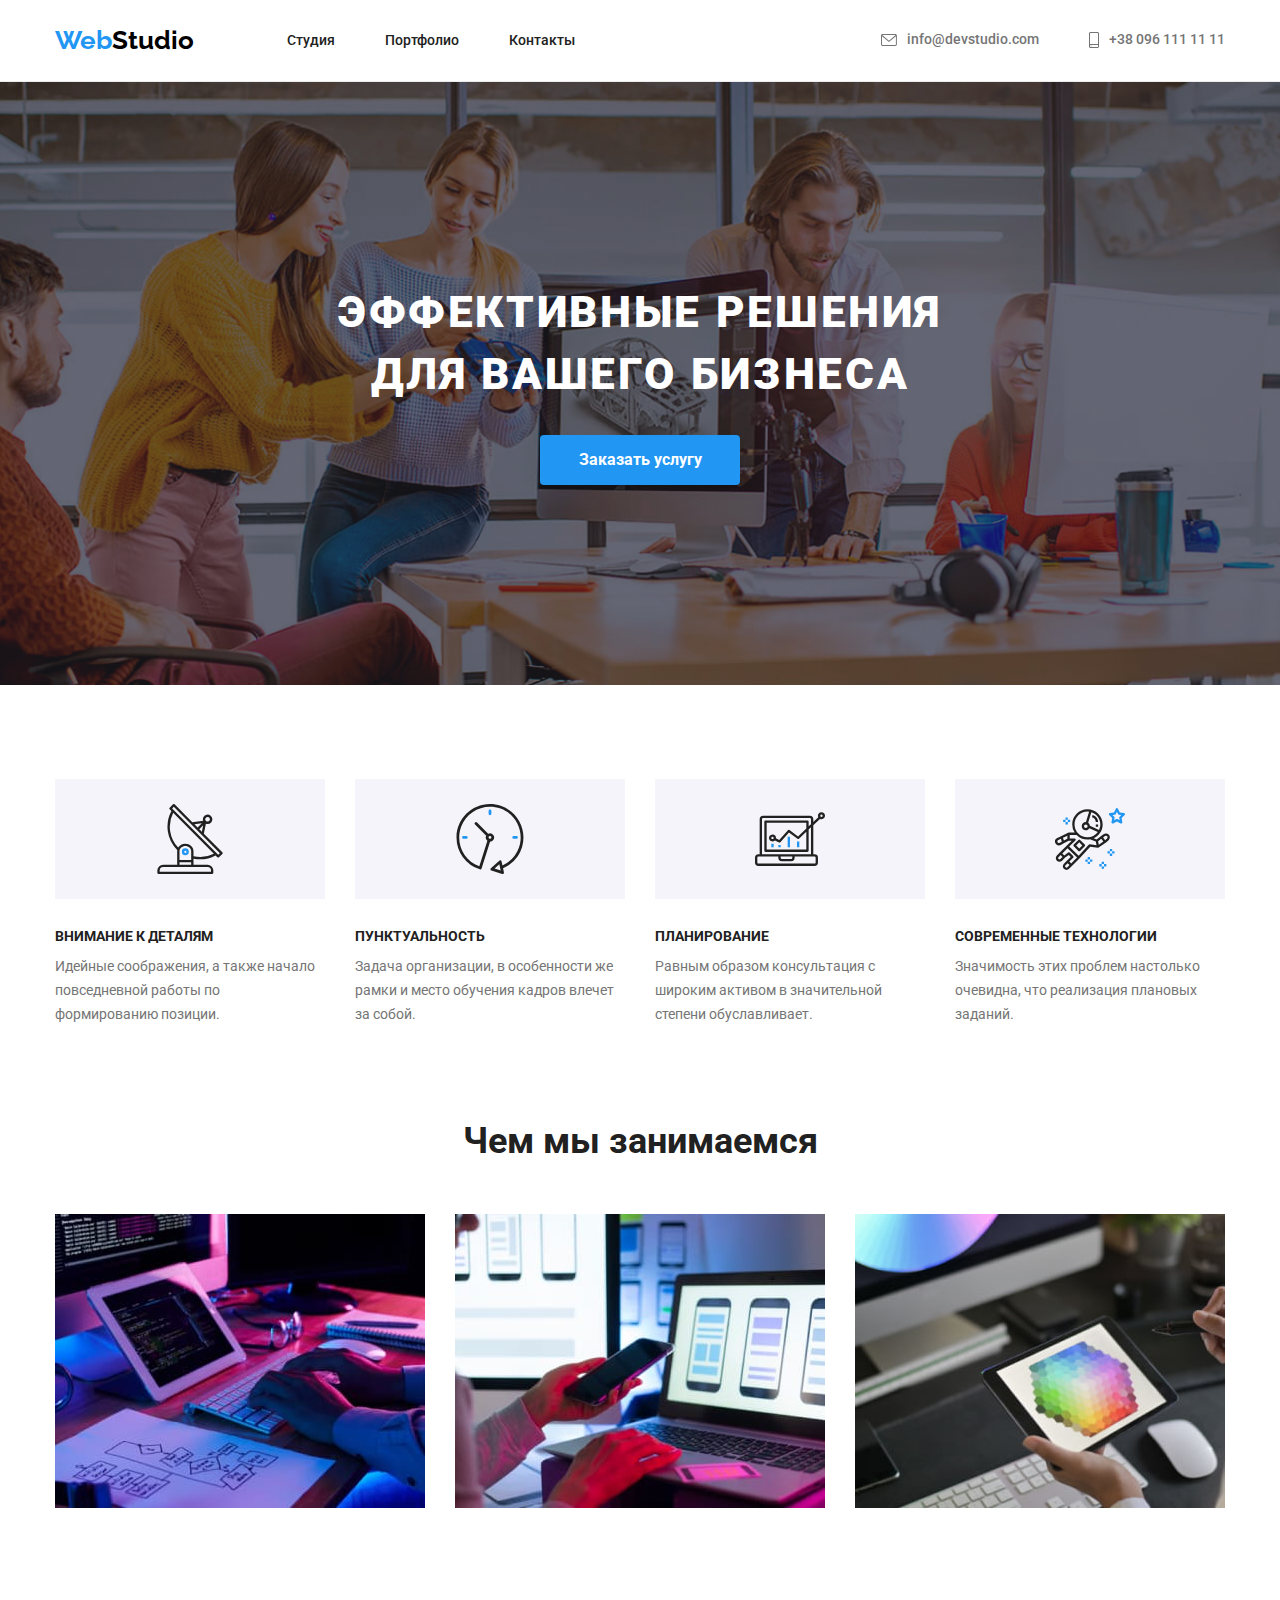
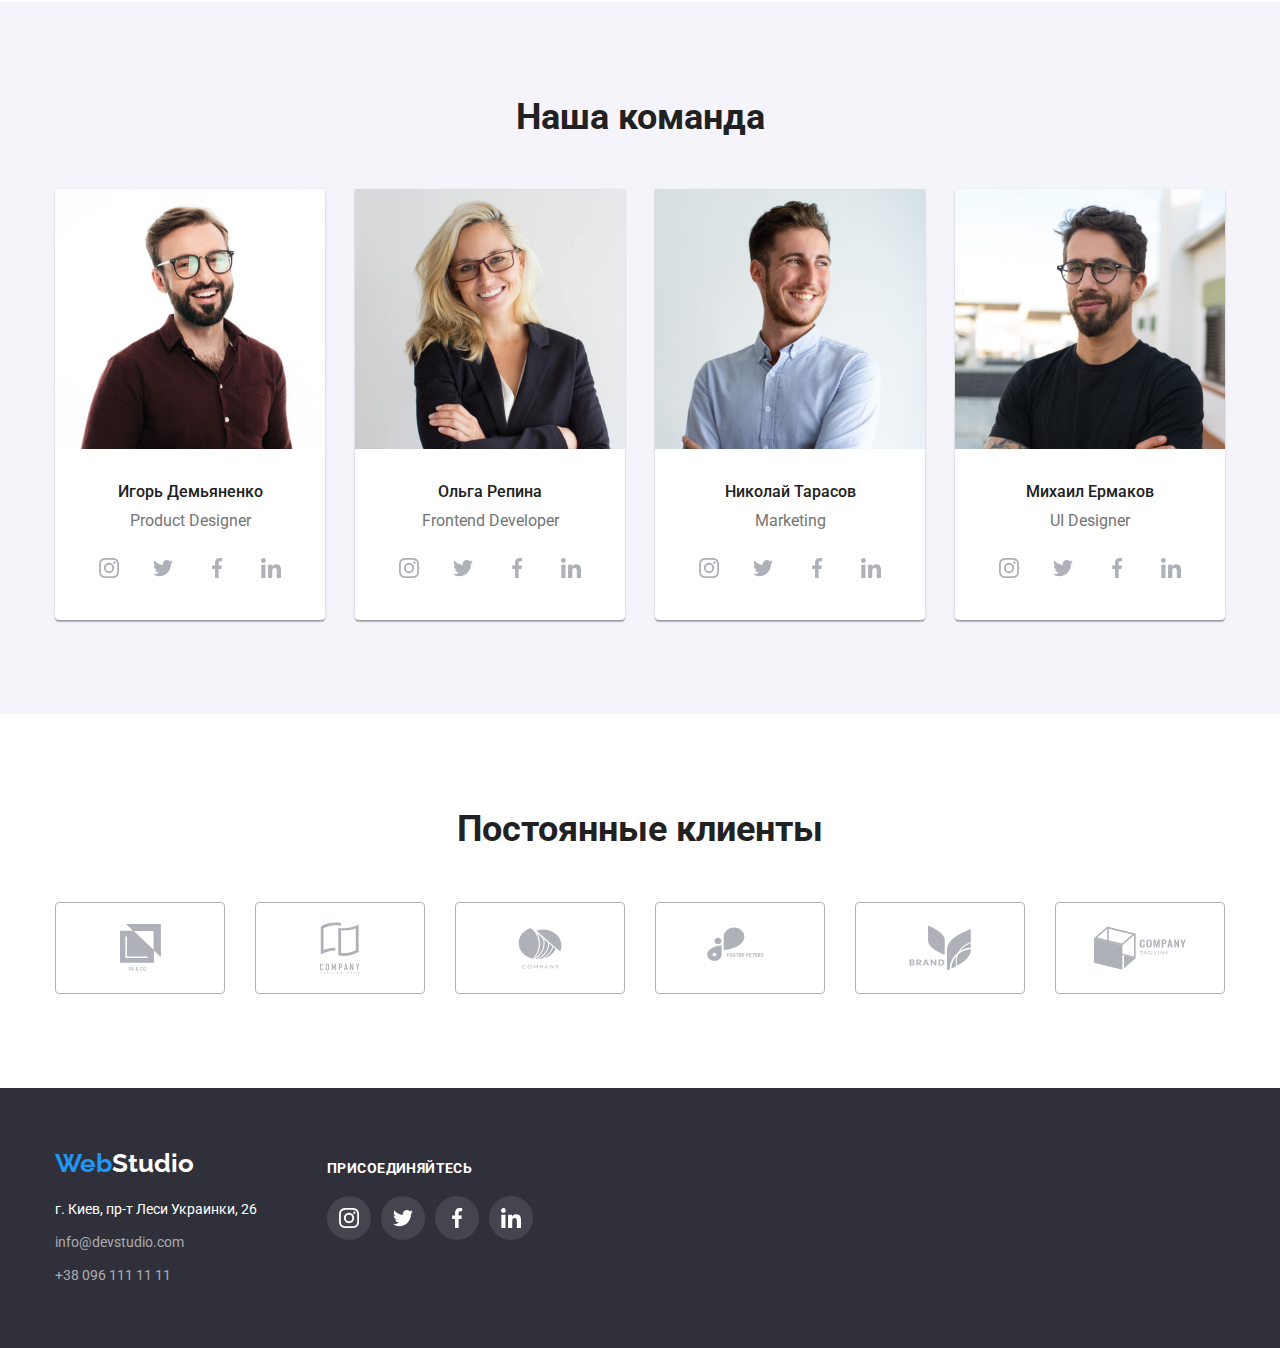
<file: index.html>
<!DOCTYPE html>
<html lang="ru">
  <head>
    <meta charset="UTF-8" />
    <meta http-equiv="X-UA-Compatible" content="IE=edge" />
    <meta name="viewport" content="width=device-width, initial-scale=1.0" />
    <title>студия</title>
    <link
      href="https://fonts.googleapis.com/css2?family=Raleway:wght@700&family=Roboto:wght@400;500;700;900&display=swap"
      rel="stylesheet"
    />
    <link
      rel="stylesheet"
      href="https://cdnjs.cloudflare.com/ajax/libs/modern-normalize/1.1.0/modern-normalize.min.css"
    />
    <link rel="stylesheet" href="./css/style.css" />
  </head>
  <body class="wrapper">
    <!-- шапка меню -->
    <header class="menu">
      <div class="container inner">
        <a href="index.html" class="menu-logo"
          ><span class="web">web</span><span class="letter">s</span>tudio</a
        >
        <nav class="submenu">
          <ul class="submenu list">
            <li class="submenu-item">
              <a href="index.html" class="link">Студия</a>
            </li>
            <li class="submenu-item">
              <a href="portfolio.html" class="link">Портфолио</a>
            </li>
            <li class="submenu-item"><a href="#" class="link">Контакты</a></li>
          </ul>
        </nav>
        <div class="contacts">
          <a href="mailto:info@devstudio.com" class="mail">
            <svg class="icon">
              <use href="./images/symbol-defs.svg#envelope"></use>
            </svg>
            info@devstudio.com</a
          >
          <a href="tel:+380961111111" class="telephone">
            <svg class="icon">
              <use href="./images/symbol-defs.svg#smartphone"></use>
            </svg>
            +38 096 111 11 11</a
          >
        </div>
      </div>
    </header>
    <!-- основной контент -->
    <main class="content-box">
      <section class="hero section">
        <div class="container">
          <h1 class="master-header">эффективные решения для вашего бизнеса</h1>
          <button type="button" class="button">Заказать услугу</button>
        </div>
      </section>
      <section class="singularity section">
        <div class="container">
          <h2 class="second-header hidden">Особенности</h2>
          <ul class="singularity list">
            <li class="singularity-item">
              <div class="singularity-svg">
                <svg class="singularity-icon">
                  <use href="./images/symbol-defs.svg#antenna"></use>
                </svg>
              </div>
              <h3 class="singularity-header">Внимание к деталям</h3>
              <p class="singularity-text">
                Идейные соображения, а также начало повседневной работы по
                формированию позиции.
              </p>
            </li>
            <li class="singularity-item">
              <div class="singularity-svg">
                <svg class="singularity-icon">
                  <use href="./images/symbol-defs.svg#clock"></use>
                </svg>
              </div>
              <h3 class="singularity-header">Пунктуальность</h3>
              <p class="singularity-text">
                Задача организации, в особенности же рамки и место обучения
                кадров влечет за собой.
              </p>
            </li>
            <li class="singularity-item">
              <div class="singularity-svg">
                <svg class="singularity-icon">
                  <use href="./images/symbol-defs.svg#diagram"></use>
                </svg>
              </div>
              <h3 class="singularity-header">Планирование</h3>
              <p class="singularity-text">
                Равным образом консультация с широким активом в значительной
                степени обуславливает.
              </p>
            </li>
            <li class="singularity-item">
              <div class="singularity-svg">
                <svg class="singularity-icon">
                  <use href="./images/symbol-defs.svg#astronaut"></use>
                </svg>
              </div>
              <h3 class="singularity-header">Современные технологии</h3>
              <p class="singularity-text">
                Значимость этих проблем настолько очевидна, что реализация
                плановых заданий.
              </p>
            </li>
          </ul>
        </div>
      </section>
      <section class="direction section">
        <div class="container">
          <h2 class="second-header">Чем мы занимаемся</h2>
          <ul class="images list">
            <li class="images-item">
              <img
                class="image"
                src="./images/box1.jpg"
                alt="пишем код"
                height="294"
                width="370"
              />
            </li>
            <li class="images-item">
              <img
                class="image"
                src="./images/box2.jpg"
                alt="тестируем продукт"
                height="294"
                width="370"
              />
            </li>
            <li class="images-item">
              <img
                class="image"
                src="./images/box3.jpg"
                alt="создаем дизайн"
                height="294"
                width="370"
              />
            </li>
          </ul>
        </div>
      </section>
      <section class="team section">
        <div class="container">
          <h2 class="second-header">Наша команда</h2>
          <ul class="card list">
            <li class="card-item">
              <img
                src="./images/img1.jpg"
                alt="фото дизайнера"
                height="260"
                width="270"
              />
              <div class="description">
                <h3 class="name">Игорь Демьяненко</h3>
                <p class="job-title">Product Designer</p>
                <ul class="social list">
                  <li class="social-item"><a class="social-link" href="#">
                    <svg class="social-icon">
                      <use href="./images/symbol-defs.svg#instagram"></use>
                    </svg>
                  </a></li>
                  <li class="social-item"><a class="social-link" href="#">
                    <svg class="social-icon">
                      <use href="./images/symbol-defs.svg#twitter"></use>
                    </svg>
                  </a></li>
                  <li class="social-item"><a class="social-link" href="#">
                    <svg class="social-icon">
                      <use href="./images/symbol-defs.svg#facebook"></use>
                    </svg>
                  </a></li>
                  <li class="social-item"><a class="social-link" href="#">
                    <svg class="social-icon">
                      <use href="./images/symbol-defs.svg#linkedin"></use>
                    </svg>
                  </a></li>
                </ul>
              </div>
            </li>
            <li class="card-item">
              <img
                src="./images/img2.jpg"
                alt=" фото разработчика"
                height="260"
                width="270"
              />
              <div class="description">
                <h3 class="name">Ольга Репина</h3>
                <p class="job-title">Frontend Developer</p>
                <ul class="social list">
                  <li class="social-item"><a class="social-link" href="#">
                      <svg class="social-icon">
                        <use href="./images/symbol-defs.svg#instagram"></use>
                      </svg>
                    </a></li>
                  <li class="social-item"><a class="social-link" href="#">
                      <svg class="social-icon">
                        <use href="./images/symbol-defs.svg#twitter"></use>
                      </svg>
                    </a></li>
                  <li class="social-item"><a class="social-link" href="#">
                      <svg class="social-icon">
                        <use href="./images/symbol-defs.svg#facebook"></use>
                      </svg>
                    </a></li>
                  <li class="social-item"><a class="social-link" href="#">
                      <svg class="social-icon">
                        <use href="./images/symbol-defs.svg#linkedin"></use>
                      </svg>
                    </a></li>
                </ul>
              </div>
            </li>
            <li class="card-item">
              <img
                src="./images/img3.jpg"
                alt="фото маркетолога"
                height="260"
                width="270"
              />
              <div class="description">
                <h3 class="name">Николай Тарасов</h3>
                <p class="job-title">Marketing</p>
                <ul class="social list">
                  <li class="social-item"><a class="social-link" href="#">
                      <svg class="social-icon">
                        <use href="./images/symbol-defs.svg#instagram"></use>
                      </svg>
                    </a></li>
                  <li class="social-item"><a class="social-link" href="#">
                      <svg class="social-icon">
                        <use href="./images/symbol-defs.svg#twitter"></use>
                      </svg>
                    </a></li>
                  <li class="social-item"><a class="social-link" href="#">
                      <svg class="social-icon">
                        <use href="./images/symbol-defs.svg#facebook"></use>
                      </svg>
                    </a></li>
                  <li class="social-item"><a class="social-link" href="#">
                      <svg class="social-icon">
                        <use href="./images/symbol-defs.svg#linkedin"></use>
                      </svg>
                    </a></li>
                </ul>
              </div>
            </li>
            <li class="card-item">
              <img
                src="./images/img4.jpg"
                alt="фото дизайнера"
                height="260"
                width="270"
              />
              <div class="description">
                <h3 class="name">Михаил Ермаков</h3>
                <p class="job-title">UI Designer</p>
                <ul class="social list">
                  <li class="social-item"><a class="social-link" href="#">
                      <svg class="social-icon">
                        <use href="./images/symbol-defs.svg#instagram"></use>
                      </svg>
                    </a></li>
                  <li class="social-item"><a class="social-link" href="#">
                      <svg class="social-icon">
                        <use href="./images/symbol-defs.svg#twitter"></use>
                      </svg>
                    </a></li>
                  <li class="social-item"><a class="social-link" href="#">
                      <svg class="social-icon">
                        <use href="./images/symbol-defs.svg#facebook"></use>
                      </svg>
                    </a></li>
                  <li class="social-item"><a class="social-link" href="#">
                      <svg class="social-icon">
                        <use href="./images/symbol-defs.svg#linkedin"></use>
                      </svg>
                    </a></li>
                </ul>
              </div>
            </li>
          </ul>
        </div>
      </section>
      <section class="clients section">
        <div class="container">
          <h2 class="second-header">Постоянные клиенты</h2>
          <ul class="clients-list list">
            <li class="clients-item"><a class="clients-link" href="#">
              <svg class="clients-icon ya">
                <use href="./images/symbol-defs.svg#group1"></use>
              </svg>
            </a></li>
            <li class="clients-item"><a class="clients-link" href="#">
              <svg class="clients-icon here">
                <use href="./images/symbol-defs.svg#group2"></use>
              </svg>
            </a></li>
            <li class="clients-item"><a class="clients-link" href="#">
              <svg class="clients-icon company">
                <use href="./images/symbol-defs.svg#group3"></use>
              </svg>
            </a></li>
            <li class="clients-item"><a class="clients-link" href="#">
              <svg class="clients-icon foster">
                <use href="./images/symbol-defs.svg#group4"></use>
              </svg>
            </a></li>
            <li class="clients-item"><a class="clients-link" href="#">
              <svg class="clients-icon brand">
                <use href="./images/symbol-defs.svg#group5"></use>
              </svg>
            </a></li>
            <li class="clients-item"><a class="clients-link" href="#">
              <svg class="clients-icon line">
                <use href="./images/symbol-defs.svg#group6"></use>
              </svg>
            </a></li>
          </ul>
        </div>
      </section>
    </main>
    <!-- подвал -->
    <footer class="footer">
      <div class="container">
        <div class="footer-contacts">
          <a href="index.html" class="menu-logo"><span class="web">web</span><span class="letter">s</span>tudio</a>
          <address class="location">
            <p class="address-location">г. Киев, пр-т Леси Украинки, 26</p>
            <a href="mailto:info@devstudio.com" class="mail">info@devstudio.com</a>
            <a href="tel:+380961111111" class="telephone">+38 096 111 11 11</a>
          </address>
        </div>
        <div class="footer-social">
          <h2 class="footer-header">присоединяйтесь</h2>
          <ul class="social list">
            <li class="social-item"><a class="social-link" href="#">
                <svg class="social-icon">
                  <use href="./images/symbol-defs.svg#instagram"></use>
                </svg>
              </a></li>
            <li class="social-item"><a class="social-link" href="#">
                <svg class="social-icon">
                  <use href="./images/symbol-defs.svg#twitter"></use>
                </svg>
              </a></li>
            <li class="social-item"><a class="social-link" href="#">
                <svg class="social-icon">
                  <use href="./images/symbol-defs.svg#facebook"></use>
                </svg>
              </a></li>
            <li class="social-item"><a class="social-link" href="#">
                <svg class="social-icon">
                  <use href="./images/symbol-defs.svg#linkedin"></use>
                </svg>
              </a></li>
          </ul>
        </div>
      </div>
    </footer>
  </body>
</html>
</file>
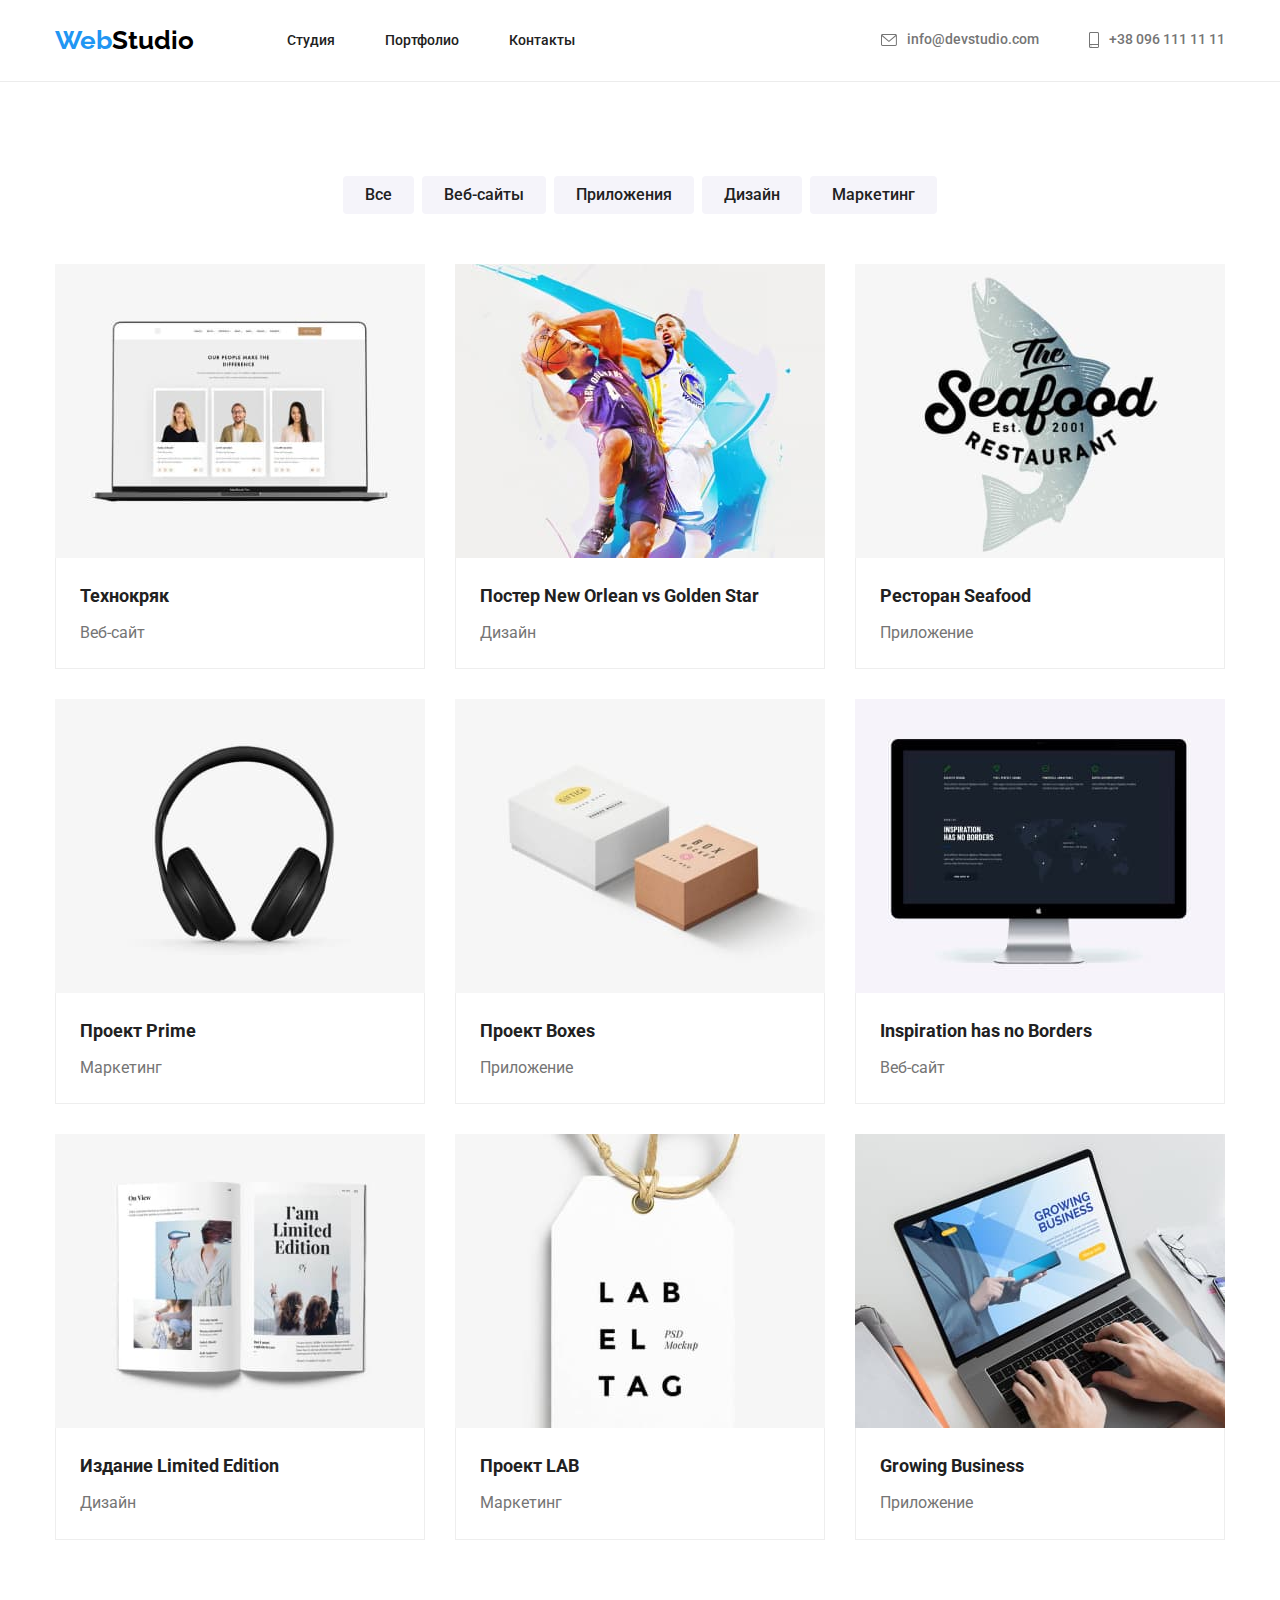
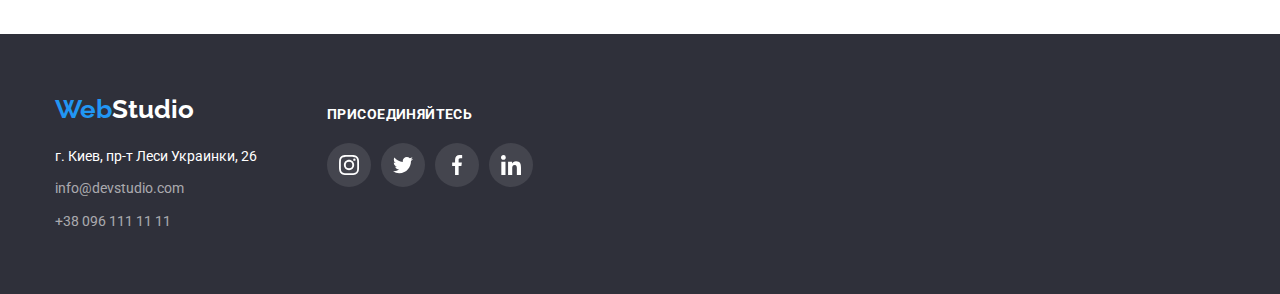
<file: portfolio.html>
<!DOCTYPE html>
<html lang="ru">
  <head>
    <meta charset="UTF-8" />
    <meta http-equiv="X-UA-Compatible" content="IE=edge" />
    <meta name="viewport" content="width=device-width, initial-scale=1.0" />
    <title>портфолио</title>
    <link
      href="https://fonts.googleapis.com/css2?family=Raleway:wght@700&family=Roboto:wght@400;500;700;900&display=swap"
      rel="stylesheet"
    />
    <link
      rel="stylesheet"
      href="https://cdnjs.cloudflare.com/ajax/libs/modern-normalize/1.1.0/modern-normalize.min.css"
    />
    <link rel="stylesheet" href="./css/style.css" />
  </head>

  <body class="wrapper">
    <!-- шапка меню -->
    <header class="menu">
      <div class="container inner">
        <a href="index.html" class="menu-logo"
          ><span class="web">web</span><span class="letter">s</span>tudio</a
        >
        <nav class="submenu">
          <ul class="submenu list">
            <li class="submenu-item"><a href="index.html" class="link">Студия</a></li>
            <li class="submenu-item"><a href="portfolio.html" class="link">Портфолио</a></li>
            <li class="submenu-item"><a href="#" class="link">Контакты</a></li>
          </ul>
        </nav>
        <div class="contacts">
          <a href="mailto:info@devstudio.com" class="mail">
            <svg class="icon">
              <use href="./images/symbol-defs.svg#envelope"></use>
            </svg>
            info@devstudio.com</a>
          <a href="tel:+380961111111" class="telephone">
            <svg class="icon">
              <use href="./images/symbol-defs.svg#smartphone"></use>
            </svg>
            +38 096 111 11 11</a>
        </div>
      </div>
    </header>
    <!-- основной контент -->
    <main class="content-box">
      <section class="portfolio section">
        <div class="container">
          <h1 class="header-portfolio">Портфолио</h1>
          <ul class="filter list">
            <li class="filter-item"><button class="item" type="button">Все</button></li>
            <li class="filter-item"><button class="item" type="button">Веб-сайты</button></li>
            <li class="filter-item"><button class="item" type="button">Приложения</button></li>
            <li class="filter-item"><button class="item" type="button">Дизайн</button></li>
            <li class="filter-item"><button class="item" type="button">Маркетинг</button></li>
          </ul>
          <ul class="portfolio list">
            <li class="portfolio-item">
              <a class="portfolio-link" href="#">
                <img class="image" src="./images/img1.1.jpg" alt="ноутбук с сайтом" height="294" width="370" />
                <div class="item-description">
                  <h2 class="item-header">Технокряк</h2>
                  <p class="item-text">Веб-сайт</p>
                </div>
              </a>
            </li>
            <li class="portfolio-item">
              <a class="portfolio-link" href="#">
                <img class="image" src="./images/img1.2.jpg" alt="баскетболсты" height="294" width="370" />
                <div class="item-description">
                  <h2 class="item-header">Постер New Orlean vs Golden Star</h2>
                  <p class="item-text">Дизайн</p>
                </div>
              </a>
            </li>
            <li class="portfolio-item">
              <a class="portfolio-link" href="#">
                <img class="image" src="./images/img1.3.jpg" alt="эмблема ресторана с рыбой" height="294" width="370" />
                <div class="item-description">
                  <h2 class="item-header">Ресторан Seafood</h2>
                  <p class="item-text">Приложение</p>
                </div>
              </a>
            </li>
            <li class="portfolio-item">
              <a class="portfolio-link" href="#">
                <img class="image" src="./images/img1.4.jpg" alt="наушники" height="294" width="370" />
                <div class="item-description">
                  <h2 class="item-header">Проект Prime</h2>
                  <p class="item-text">Маркетинг</p>
                </div>
              </a>
            </li>
            <li class="portfolio-item">
              <a class="portfolio-link" href="#">
                <img class="image" src="./images/img1.5.jpg" alt="коробки" height="294" width="370" />
                <div class="item-description">
                  <h2 class="item-header">Проект Boxes</h2>
                  <p class="item-text">Приложение</p>
                </div>
              </a>
            </li>
            <li class="portfolio-item">
              <a class="portfolio-link" href="#">
                <img class="image" src="./images/img1.6.jpg" alt="компьютер" height="294" width="370" />
                <div class="item-description">
                  <h2 class="item-header">Inspiration has no Borders</h2>
                  <p class="item-text">Веб-сайт</p>
                </div>
              </a>
            </li>
            <li class="portfolio-item">
              <a class="portfolio-link" href="#">
                <img class="image" src="./images/img1.7.jpg" alt="книга" height="294" width="370" />
                <div class="item-description">
                  <h2 class="item-header">Издание Limited Edition</h2>
                  <p class="item-text">Дизайн</p>
                </div>
              </a>
            </li>
            <li class="portfolio-item">
              <a class="portfolio-link" href="#">
                <img class="image" src="./images/img1.8.jpg" alt="бирка" height="294" width="370" />
                <div class="item-description">
                  <h2 class="item-header">Проект LAB</h2>
                  <p class="item-text">Маркетинг</p>
                </div>
              </a>
            </li>
            <li class="portfolio-item">
              <a class="portfolio-link" href="#">
                <img class="image" src="./images/img1.9.jpg" alt="ноутбук" height="294" width="370" />
                <div class="item-description">
                  <h2 class="item-header">Growing Business</h2>
                  <p class="item-text">Приложение</p>
                </div>
              </a>
            </li>
          </ul>
        </div>
      </section>
    </main>
    <!-- подвал -->
    <footer class="footer">
      <div class="container">
        <div class="footer-contacts">
          <a href="index.html" class="menu-logo"><span class="web">web</span><span class="letter">s</span>tudio</a>
          <address class="location">
            <p class="address-location">г. Киев, пр-т Леси Украинки, 26</p>
            <a href="mailto:info@devstudio.com" class="mail">info@devstudio.com</a>
            <a href="tel:+380961111111" class="telephone">+38 096 111 11 11</a>
          </address>
        </div>
        <div class="footer-social">
          <h2 class="footer-header">присоединяйтесь</h2>
          <ul class="social list">
            <li class="social-item"><a class="social-link" href="#">
                <svg class="social-icon">
                  <use href="./images/symbol-defs.svg#instagram"></use>
                </svg>
              </a></li>
            <li class="social-item"><a class="social-link" href="#">
                <svg class="social-icon">
                  <use href="./images/symbol-defs.svg#twitter"></use>
                </svg>
              </a></li>
            <li class="social-item"><a class="social-link" href="#">
                <svg class="social-icon">
                  <use href="./images/symbol-defs.svg#facebook"></use>
                </svg>
              </a></li>
            <li class="social-item"><a class="social-link" href="#">
                <svg class="social-icon">
                  <use href="./images/symbol-defs.svg#linkedin"></use>
                </svg>
              </a></li>
          </ul>
        </div>
      </div>
    </footer>
  </body>
</html>
</file>
<file: css/style.css>
/* переменые css */
:root {
  --primary-color: #2196f3;
  --header-text-color: #212121;
  --primary-text-color: #757575;
  --auxiliary-color: #ffffff;
  --secondary-text-alfa: rgba(255, 255, 255, 0.6);
  --primary-bg-color: #2f303a;
  --secondary-bg-color: #f5f4fa;
  --bg-color-hero: #c4c4c4;
  --logo-color: #000000;
  --primary-icon-color: #afb1b8;
}
.section {
  padding-top: 94px;
  padding-bottom: 94px;
}
.container {
  width: 1200px;
  margin-left: auto;
  margin-right: auto;
  padding-left: 15px;
  padding-right: 15px;
}
h1,
h2,
h3,
p {
  margin: 0;
}
.list {
  display: flex;
  list-style: none;
  margin: 0;
  padding: 0;
}
.second-header {
  margin-bottom: 50px;
  color: var(--header-text-color);
  font-weight: 700;
  font-size: 36px;
  line-height: 1.2;
  text-align: center;
}
/* body */
.wrapper {
  font-family: roboto, sans-serif;
  font-weight: 400;
  font-size: 14px;
  color: var(--primary-text-color);
}
/* header */
.menu {
  padding-top: 25px;
  padding-bottom: 25px;
  border-bottom: 1px solid #ececec;
}
.inner {
  display: flex;
  align-items: center;
}
/* logo */
.menu-logo {
  margin-right: 93px;
  text-decoration: none;
  color: var(--logo-color);
  font-family: raleway, sans-serif;
  font-weight: 700;
  font-size: 26px;
  line-height: 1.19;
}
.web {
  text-transform: capitalize;
  color: var(--primary-color);
}
.letter {
  text-transform: uppercase;
}
/* nav */
.submenu-item {
  margin-right: 50px;
}
.submenu-item:last-child {
  margin-right: 0;
}
.link {
  text-decoration: none;
  color: var(--header-text-color);
  font-weight: 500;
  line-height: 1.14;
}
.link:hover,
.link:focus {
  color: var(--primary-color);
}
.contacts {
  display: flex;
  align-items: center;
  margin-left: auto;
}
.mail {
  margin-right: 50px;
}
.contacts .mail,
.contacts .telephone {
  display: inline-flex;
  align-items: center;
  text-decoration: none;
  color: var(--primary-text-color);
  font-weight: 500;
  line-height: 1.14;
}
.contacts .mail:hover,
.contacts .mail:focus,
.contacts .telephone:hover,
.contacts .telephone:focus {
  color: var(--primary-color);
}
.icon {
  width: 16px;
  height: 12px;
  margin-right: 10px;
  fill: var(--primary-text-color);
}
.telephone .icon {
  width: 10px;
  height: 16px;
}
.contacts .mail:hover .icon,
.contacts .mail:focus .icon,
.contacts .telephone:hover .icon,
.contacts .telephone:focus .icon {
  fill: var(--primary-color);
}

/* hero */
.hero {
  padding-top: 200px;
  padding-bottom: 200px;
  background-color: var(--bg-color-hero);
  background-image: linear-gradient(
      to right,
      rgba(47, 48, 58, 0.4),
      rgba(47, 48, 58, 0.4)
    ),
    url(../images/background-Img.jpg);
  background-repeat: no-repeat;
  background-size: cover;
  background-position: center;
}
.hero .container {
  text-align: center;
}
.master-header {
  margin-left: auto;
  margin-right: auto;
  margin-bottom: 30px;
  width: 696px;
  color: var(--auxiliary-color);
  font-weight: 900;
  font-size: 44px;
  line-height: 1.4;
  letter-spacing: 0.06em;
  text-transform: uppercase;
}
.button {
  width: 200px;
  height: 50px;
  padding: 0;
  box-shadow: 0px 4px 4px rgba(0, 0, 0, 0.15);
  border: none;
  border-radius: 4px;
  color: var(--auxiliary-color);
  background-color: var(--primary-color);
  font-weight: 700;
  font-size: 16px;
  line-height: 1.9;
  cursor: pointer;
}
/* singularity */
.hidden {
  display: none;
}
.singularity {
  justify-content: space-between;
}
.singularity-svg {
  display: flex;
  justify-content: center;
  align-items: center;
  width: 270px;
  height: 120px;
  margin-bottom: 30px;
  background-color: var(--secondary-bg-color);
}
.singularity-icon {
  width: 70px;
  height: 70px;
}
.singularity-item {
  width: calc((100% - 90px) / 4);
}
.singularity-header {
  margin-bottom: 10px;
  color: var(--header-text-color);
  font-weight: 700;
  font-size: 14px;
  line-height: 1.14;
  text-transform: uppercase;
}
.singularity-text {
  line-height: 1.7;
}
/* direction */
.direction {
  padding-top: 0px;
}
.images {
  justify-content: space-between;
}
.images-item {
  width: calc((100% - 60px) / 3);
}
.image {
  display: block;
}
/* team */
.team {
  background-color: var(--secondary-bg-color);
}
.card {
  justify-content: space-between;
}
.card-item {
  width: calc((100% - 90px) / 4);
  box-shadow: 0px 1px 3px rgba(0, 0, 0, 0.12), 0px 1px 1px rgba(0, 0, 0, 0.14),
    0px 2px 1px rgba(0, 0, 0, 0.2);
  border-radius: 0px 0px 4px 4px;
  background-color: var(--auxiliary-color);
}
.description {
  text-align: center;
  padding: 30px 32px;
}
.name {
  margin-bottom: 10px;
  color: var(--header-text-color);
  font-weight: 500;
  font-size: 16px;
  line-height: 1.2;
}
.job-title {
  font-size: 16px;
  line-height: 1.2;
  margin-bottom: 16px;
}
.social {
  justify-content: space-between;
}
.social-link {
  display: inline-flex;
  width: 44px;
  height: 44px;
  justify-content: center;
  align-items: center;
  border-radius: 50%;
}
.social-link:hover,
.social-link:focus {
  background-color: var(--primary-color);
}
.social-icon {
  width: 20px;
  height: 20px;
  fill: var(--primary-icon-color);
}
.social-link:hover .social-icon,
.social-link:focus .social-icon {
  fill: var(--auxiliary-color);
}
/* portfolio filter */
.header-portfolio {
  display: none;
}
.filter {
  justify-content: center;
  margin-bottom: 50px;
}
.filter-item {
  margin-right: 8px;
}
.filter-item:last-child {
  margin-right: 0;
}
.item {
  padding: 6px 22px;
  border: none;
  border-radius: 4px;
  background-color: var(--secondary-bg-color);
  color: var(--header-text-color);
  font-family: inherit;
  font-weight: 500;
  font-size: 16px;
  line-height: 1.6;
  cursor: pointer;
}
.item:hover,
.item:focus {
  background-color: var(--primary-color);
  color: var(--auxiliary-color);
  box-shadow: 0px 3px 1px rgba(0, 0, 0, 0.1), 0px 1px 2px rgba(0, 0, 0, 0.08),
    0px 2px 2px rgba(0, 0, 0, 0.12);
}
.portfolio {
  flex-wrap: wrap;
}
.portfolio-item {
  width: 370px;
  margin-right: 30px;
  margin-bottom: 30px;
}
.portfolio-item:nth-child(3n + 3) {
  margin-right: 0;
}
.portfolio-item:nth-last-child(-n + 3) {
  margin-bottom: 0;
}
.portfolio-item:hover {
  box-shadow: 0px 1px 1px rgba(0, 0, 0, 0.12), 0px 4px 4px rgba(0, 0, 0, 0.06),
    1px 4px 6px rgba(0, 0, 0, 0.16);
}
.portfolio-link {
  text-decoration: none;
}
.item-description {
  padding: 20px 24px;
  border: 1px solid #eeeeee;
  border-top: 0;
}
.item-header {
  margin-bottom: 4px;
  color: var(--header-text-color);
  font-weight: 700;
  font-size: 18px;
  line-height: 2;
}
.item-text {
  color: var(--primary-text-color);
  font-size: 16px;
  line-height: 1.9;
}
/* clients */
.clients-list {
  justify-content: space-between;
}
.clients-link {
  display: inline-flex;
  width: 170px;
  height: 92px;
  justify-content: center;
  align-items: center;
  border: 1px solid #afb1b8;
  border-radius: 4px;
}
.clients-icon {
  fill: var(--primary-icon-color);
}
.ya {
  width: 41px;
  height: 47px;
}
.here {
  width: 40px;
  height: 52px;
}
.company {
  width: 44px;
  height: 42px;
}
.foster {
  width: 85px;
  height: 41px;
}
.brand {
  width: 63px;
  height: 46px;
}
.line {
  width: 94px;
  height: 44px;
}
.clients-link:hover {
  border-color: var(--primary-color);
}
.clients-link:hover .clients-icon,
.clients-link:focus .clients-icon {
  fill: var(--primary-color);
  filter: drop-shadow(0px 4px 4px rgba(0, 0, 0, 0.25));
}
/* footer */
.footer {
  padding-top: 60px;
  padding-bottom: 60px;
  background-color: var(--primary-bg-color);
}
.footer .container {
  display: flex;
  align-items: flex-start;
}
.footer-contacts,
.footer-social {
  display: inline-block;
}
.footer-contacts {
  margin-right: 70px;
}
.footer-social {
  padding-top: 12px;
}
.footer-social .social-item {
  margin-right: 10px;
}
.footer-social .social-item:last-child {
  margin-right: 0;
}
.footer-social .social-link {
  background-color: rgba(255, 255, 255, 0.1);
}
.footer-social .social-link:hover,
.footer-social .social-link:focus {
  background-color: var(--primary-color);
}
.footer-social .social-icon {
  fill: var(--auxiliary-color);
}
.footer-header {
  margin-bottom: 20px;
  font-weight: 700;
  font-size: 14px;
  line-height: 1.2;
  letter-spacing: 0.03em;
  text-transform: uppercase;
  color: var(--auxiliary-color);
}
.footer .menu-logo {
  margin: 0;
  color: var(--auxiliary-color);
}
.location {
  display: flex;
  flex-direction: column;
  margin-top: 20px;
}
.address-location {
  margin-bottom: 9px;
  color: var(--auxiliary-color);
  font-size: 14px;
  font-style: normal;
  line-height: 1.7;
}
.location .mail {
  margin-bottom: 9px;
}
.location .mail,
.location .telephone {
  text-decoration: none;
  color: var(--secondary-text-alfa);
  font-style: normal;
  font-size: 14px;
  line-height: 1.7;
}
</file>
